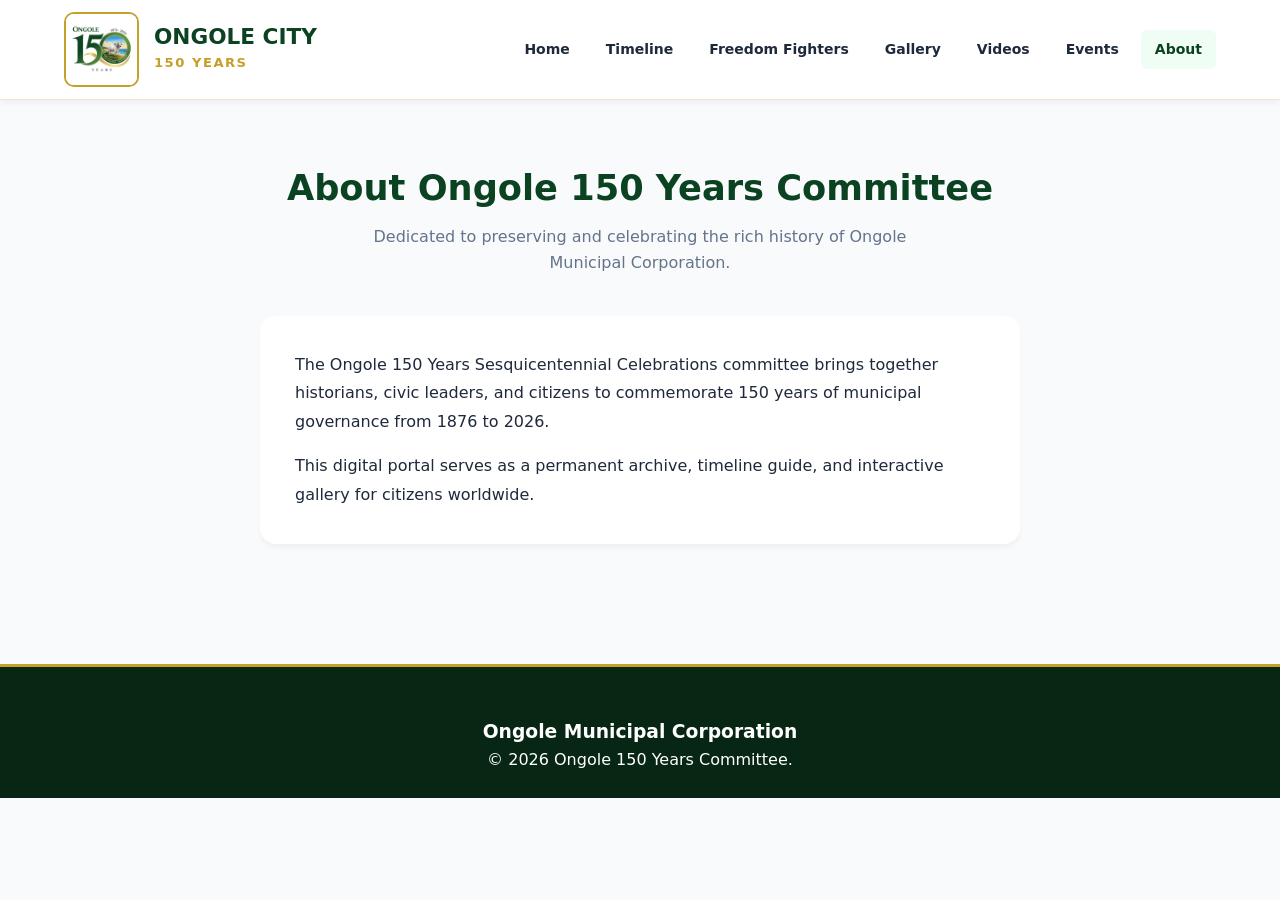
<file: about.html>
<!DOCTYPE html>
<html lang="en">
<head>
    <meta charset="UTF-8"><meta name="viewport" content="width=device-width, initial-scale=1.0">
    <title>About - Ongole 150 Years</title>
    <link rel="stylesheet" href="https://cdnjs.cloudflare.com/ajax/libs/font-awesome/6.4.0/css/all.min.css">
    <link rel="stylesheet" href="style.css">
</head>
<body>
    <header>
        <div class="logo-container"><img src="232618.jpg" alt="Logo" onerror="this.src='https://via.placeholder.com/75?text=150'"><div class="logo-text"><h1>ONGOLE CITY</h1><span>150 Years</span></div></div>
        <nav><a href="index.html">Home</a><a href="timeline.html">Timeline</a><a href="fighters.html">Freedom Fighters</a><a href="gallery.html">Gallery</a><a href="videos.html">Videos</a><a href="events.html">Events</a><a href="about.html" class="active-nav">About</a></nav>
    </header>
    <div class="container" style="max-width: 800px;">
        <h2 class="section-title">About Ongole 150 Years Committee</h2>
        <p class="section-subtitle">Dedicated to preserving and celebrating the rich history of Ongole Municipal Corporation.</p>
        <div style="background: white; padding: 35px; border-radius: 16px; box-shadow: var(--shadow-sm); line-height: 1.8;">
            <p style="margin-bottom: 15px;">The Ongole 150 Years Sesquicentennial Celebrations committee brings together historians, civic leaders, and citizens to commemorate 150 years of municipal governance from 1876 to 2026.</p>
            <p>This digital portal serves as a permanent archive, timeline guide, and interactive gallery for citizens worldwide.</p>
        </div>
    </div>
    <footer><h3>Ongole Municipal Corporation</h3><p>&copy; 2026 Ongole 150 Years Committee.</p></footer>
</body>
</html>
</file>
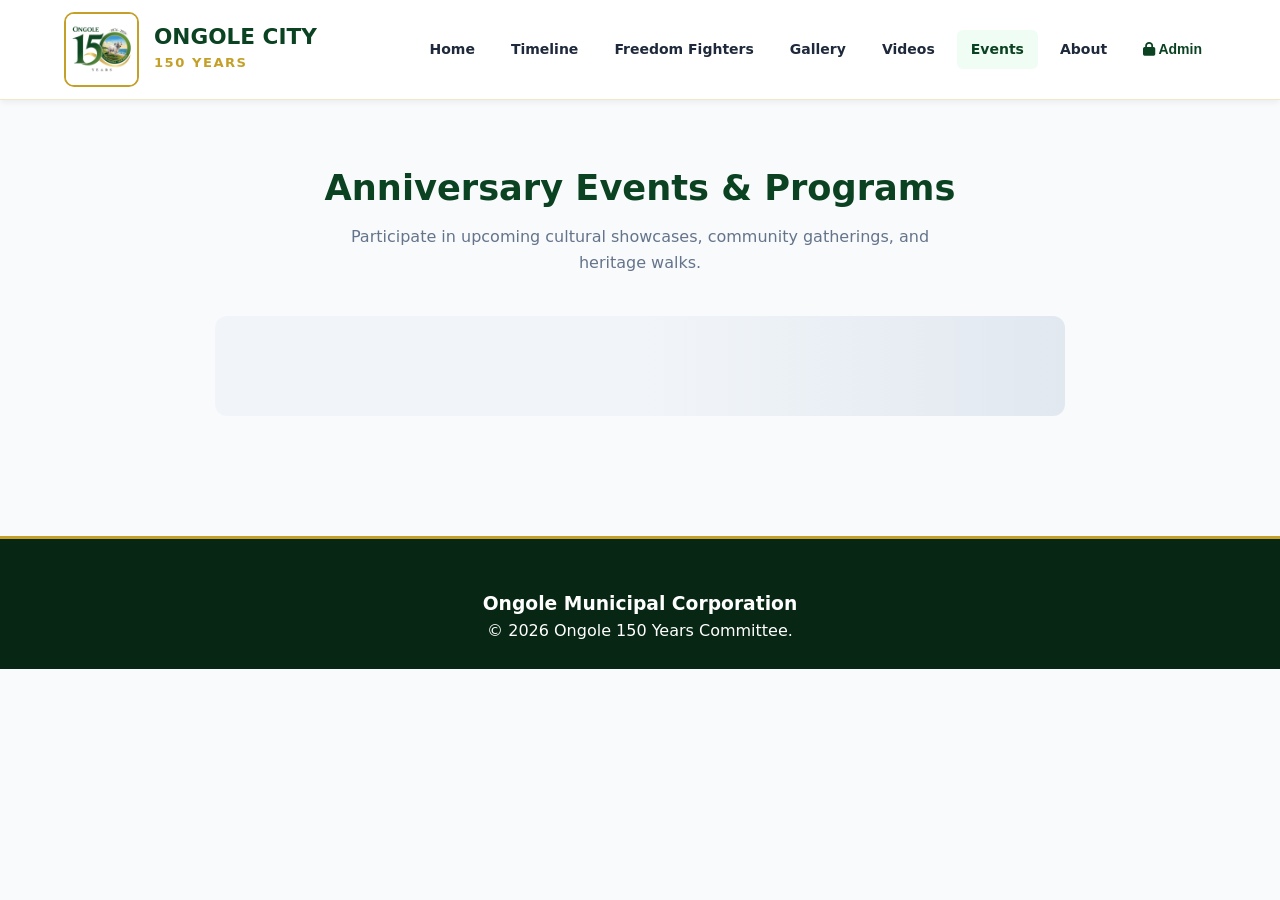
<file: events.html>
<!DOCTYPE html>
<html lang="en">
<head>
    <meta charset="UTF-8"><meta name="viewport" content="width=device-width, initial-scale=1.0">
    <title>Events - Ongole 150 Years</title>
    <link rel="stylesheet" href="https://cdnjs.cloudflare.com/ajax/libs/font-awesome/6.4.0/css/all.min.css">
    <link rel="stylesheet" href="style.css">
</head>
<body>
    <header>
        <div class="logo-container"><img src="232618.jpg" alt="Logo" onerror="this.src='https://via.placeholder.com/75?text=150'"><div class="logo-text"><h1>ONGOLE CITY</h1><span>150 Years</span></div></div>
        <nav>
            <a href="index.html">Home</a><a href="timeline.html">Timeline</a><a href="fighters.html">Freedom Fighters</a>
            <a href="gallery.html">Gallery</a><a href="videos.html">Videos</a><a href="events.html" class="active-nav">Events</a><a href="about.html">About</a>
            <button onclick="openModal()" style="color: var(--ongole-green); font-weight: 700;"><i class="fa-solid fa-lock"></i> Admin</button>
        </nav>
    </header>

    <div id="adminDashboard">
        <h2 style="text-align: center; color: var(--ongole-green); margin-bottom: 25px;">Post Anniversary Event</h2>
        <div class="admin-flex">
            <div class="admin-box" style="max-width: 600px; margin: 0 auto;">
                <h3><i class="fa-solid fa-calendar-plus"></i> Add New Event</h3>
                <input type="text" id="eventTitle" placeholder="Event Title"><input type="date" id="eventDate">
                <textarea id="eventDesc" placeholder="Event Details & Location" rows="3"></textarea>
                <button class="btn-primary" style="width:100%;" onclick="addEvent()">Publish Event</button>
            </div>
        </div>
        <p id="adminStatus" style="text-align:center; margin-top:20px; font-weight:bold; color: var(--ongole-green);"></p>
        <div style="text-align:center; margin-top: 20px;"><button class="btn-danger" onclick="logout()">Exit Admin Dashboard</button></div>
    </div>

    <div class="container">
        <h2 class="section-title">Anniversary Events & Programs</h2>
        <p class="section-subtitle">Participate in upcoming cultural showcases, community gatherings, and heritage walks.</p>
        <div id="eventsContainer" class="events-container"><div class="skeleton" style="height: 100px;"></div></div>
    </div>

    <div id="loginModal" class="modal">
        <div class="modal-content">
            <h3 style="color: var(--ongole-green); margin-bottom: 20px;" id="modalTitle">Admin Authentication</h3>
            <div id="step1Credentials">
                <input type="text" id="username" placeholder="Username" style="width: 100%; padding: 12px; margin-bottom: 12px; border: 1px solid #cbd5e1; border-radius: 8px;">
                <input type="password" id="password" placeholder="Password" style="width: 100%; padding: 12px; margin-bottom: 12px; border: 1px solid #cbd5e1; border-radius: 8px;">
                <div style="display: flex; gap: 10px; margin-bottom: 12px; align-items: center;">
                    <div id="captchaBox" style="background: repeating-linear-gradient(45deg, #f1f5f9, #f1f5f9 5px, #e2e8f0 5px, #e2e8f0 10px); font-family: monospace; font-size: 1.3rem; font-weight: 800; letter-spacing: 5px; padding: 10px; border-radius: 6px; width: 130px; text-align: center; text-decoration: line-through; color: #334155;"></div>
                    <button style="background: none; border: none; font-size: 1.2rem; color: var(--ongole-green); cursor: pointer;" onclick="generateCaptcha()"><i class="fa-solid fa-arrows-rotate"></i></button>
                    <input type="text" id="captchaInput" placeholder="Captcha" maxlength="6" style="width: 100%; padding: 12px; border: 1px solid #cbd5e1; border-radius: 8px;">
                </div>
                <div style="text-align: right; margin-bottom: 15px;">
                    <button style="background:none; border:none; color: var(--ongole-green); font-size: 0.85rem; font-weight: 600; cursor: pointer;" onclick="showForgotPassword()">Forgot Password?</button>
                </div>
                <button class="btn-primary" style="width: 100%; margin-bottom: 10px;" onclick="requestOtp()">Next: Send OTP</button>
            </div>
            <div id="step2Otp" style="display: none;">
                <p style="font-size: 0.9rem; color: #64748b; margin-bottom: 15px;">Enter the 6-digit verification code generated for your session.</p>
                <input type="text" id="otpInput" placeholder="Enter 6-digit OTP" maxlength="6" style="width: 100%; padding: 12px; margin-bottom: 18px; border: 1px solid #cbd5e1; border-radius: 8px; text-align: center; font-size: 1.2rem; letter-spacing: 3px;">
                <button class="btn-primary" style="width: 100%; margin-bottom: 10px;" onclick="verifyOtpCode()">Verify & Sign In</button>
            </div>
            <div id="step3Reset" style="display: none;">
                <p style="font-size: 0.9rem; color: #64748b; margin-bottom: 15px;">Enter your recovery token and type a new password.</p>
                <input type="text" id="resetTokenInput" placeholder="4-digit Reset Token" maxlength="4" style="width: 100%; padding: 12px; margin-bottom: 12px; border: 1px solid #cbd5e1; border-radius: 8px; text-align: center; font-size: 1.1rem; letter-spacing: 2px;">
                <input type="password" id="newPasswordInput" placeholder="New Password" style="width: 100%; padding: 12px; margin-bottom: 18px; border: 1px solid #cbd5e1; border-radius: 8px;">
                <button class="btn-primary" style="width: 100%; margin-bottom: 10px;" onclick="submitNewPassword()">Update Password</button>
                <button style="background: none; border: none; color: #64748b; cursor: pointer; font-size: 0.85rem;" onclick="closeModal()">Back to Login</button>
            </div>
            <p id="loginError" style="color: #ef4444; display: none; font-size: 13px; margin-top: 8px; font-weight: 600;"></p>
            <button style="background: none; border: none; color: #64748b; margin-top: 10px; cursor: pointer; font-size: 0.9rem;" onclick="closeModal()">Cancel</button>
        </div>
    </div>

    <footer><h3>Ongole Municipal Corporation</h3><p>&copy; 2026 Ongole 150 Years Committee.</p></footer>

    <script>
        const GAS_WEB_APP_URL = "https://script.google.com/macros/s/AKfycbxtpsmkAGn4OSMfYuReW7LuLuaAXmT1OipgcoadP-zKl3eBbF5tHYEfdOg1O_K9I_hE/exec";
        let currentCaptcha = "";

        window.addEventListener('DOMContentLoaded', () => { fetchEvents(); });

        function generateCaptcha() {
            const chars = "0123456789abcdefghijklmnopqrstuvwxyzABCDEFGHIJKLMNOPQRSTUVWXYZ";
            let captcha = "";
            for (let i = 0; i < 6; i++) { captcha += chars[Math.floor(Math.random() * chars.length)]; }
            currentCaptcha = captcha;
            document.getElementById("captchaBox").innerText = captcha;
        }

        function openModal() { document.getElementById("loginModal").style.display = "block"; generateCaptcha(); }
        function closeModal() { 
            document.getElementById("loginModal").style.display = "none";
            document.getElementById("step1Credentials").style.display = "block";
            document.getElementById("step2Otp").style.display = "none";
            document.getElementById("step3Reset").style.display = "none";
            document.getElementById("modalTitle").innerText = "Admin Authentication";
            document.getElementById("loginError").style.display = "none";
        }

        async function requestOtp() {
            const userField = document.getElementById("username");
            const passField = document.getElementById("password");
            const captchaInput = document.getElementById("captchaInput");
            const errorMsg = document.getElementById("loginError");

            if (captchaInput.value !== currentCaptcha) {
                errorMsg.innerText = "Invalid CAPTCHA."; errorMsg.style.display = "block";
                generateCaptcha(); captchaInput.value = ""; return;
            }

            if (userField.value.trim() === "admin" && passField.value === "ongole150") {
                errorMsg.style.display = "none";
                try {
                    const res = await fetch(GAS_WEB_APP_URL, { method: "POST", body: JSON.stringify({ action: "sendOtp" }) });
                    const data = await res.json();
                    if(data.status === "success") {
                        document.getElementById("step1Credentials").style.display = "none";
                        document.getElementById("step2Otp").style.display = "block";
                        document.getElementById("modalTitle").innerText = "Enter OTP Code";
                        alert("OTP Generated! (Test Code: " + data.debugOtp + ")");
                    }
                } catch(err) { errorMsg.innerText = "Server connection failed."; errorMsg.style.display = "block"; }
            } else {
                errorMsg.innerText = "Invalid Credentials"; errorMsg.style.display = "block";
                generateCaptcha(); captchaInput.value = "";
            }
        }

        async function verifyOtpCode() {
            const otpVal = document.getElementById("otpInput").value;
            const errorMsg = document.getElementById("loginError");
            try {
                const res = await fetch(GAS_WEB_APP_URL, { method: "POST", body: JSON.stringify({ action: "verifyOtp", otp: otpVal }) });
                const data = await res.json();
                if (data.status === "success") {
                    closeModal();
                    document.getElementById("adminDashboard").style.display = "block";
                    window.scrollTo({ top: 0, behavior: 'smooth' });
                } else {
                    errorMsg.innerText = data.message || "Invalid OTP"; errorMsg.style.display = "block";
                }
            } catch(err) { errorMsg.innerText = "Verification failed."; errorMsg.style.display = "block"; }
        }

        function showForgotPassword() {
            document.getElementById("step1Credentials").style.display = "none";
            document.getElementById("step3Reset").style.display = "block";
            document.getElementById("modalTitle").innerText = "Reset Password";
            document.getElementById("loginError").style.display = "none";

            fetch(GAS_WEB_APP_URL, { method: "POST", body: JSON.stringify({ action: "forgotPassword" }) })
            .then(res => res.json())
            .then(data => {
                if(data.status === "success") {
                    alert("Recovery Token Generated! (Test Token: " + data.debugToken + ")");
                }
            });
        }

        async function submitNewPassword() {
            const token = document.getElementById("resetTokenInput").value;
            const newPassword = document.getElementById("newPasswordInput").value;
            const errorMsg = document.getElementById("loginError");

            if (!token || !newPassword) {
                errorMsg.innerText = "Please fill in all fields.";
                errorMsg.style.display = "block";
                return;
            }

            try {
                const res = await fetch(GAS_WEB_APP_URL, {
                    method: "POST",
                    body: JSON.stringify({ action: "resetPassword", token: token, newPassword: newPassword })
                });
                const data = await res.json();
                if (data.status === "success") {
                    alert("Password updated successfully! You can now log in.");
                    closeModal();
                } else {
                    errorMsg.innerText = data.message || "Invalid reset token.";
                    errorMsg.style.display = "block";
                }
            } catch(err) {
                errorMsg.innerText = "Password reset failed.";
                errorMsg.style.display = "block";
            }
        }

        function logout() { document.getElementById("adminDashboard").style.display = "none"; }

        async function fetchEvents() {
            try {
                const res = await fetch(`${GAS_WEB_APP_URL}?action=getEvents`);
                const events = await res.json();
                const container = document.getElementById("eventsContainer");
                container.innerHTML = "";
                if (!events || events.length === 0) { container.innerHTML = "<p style='text-align: center; color: #64748b;'>No upcoming events listed yet.</p>"; return; }
                events.forEach(ev => {
                    const card = document.createElement("div"); card.className = "event-card card-hover";
                    card.innerHTML = `<div style="display: flex; gap: 20px; align-items: center; width: 100%;"><div class="event-date-badge"><i class="fa-solid fa-calendar-days"></i><br><span>${ev.date}</span></div><div style="flex: 1;"><h3 style="color: var(--ongole-green);">${ev.title}</h3><p>${ev.description || ''}</p></div></div>`;
                    container.appendChild(card);
                });
            } catch (err) { console.error(err); }
        }

        async function addEvent() {
            const title = document.getElementById("eventTitle").value;
            const date = document.getElementById("eventDate").value;
            const desc = document.getElementById("eventDesc").value;
            const statusEl = document.getElementById("adminStatus");
            if (!title || !date) return alert("Fill title and date.");
            statusEl.innerText = "Publishing...";
            await fetch(GAS_WEB_APP_URL, { method: "POST", body: JSON.stringify({ action: "addEvent", title, date, description: desc }) });
            statusEl.innerText = "Published!"; document.getElementById("eventTitle").value = ""; document.getElementById("eventDate").value = ""; document.getElementById("eventDesc").value = ""; fetchEvents(); setTimeout(() => statusEl.innerText = "", 3000);
        }
    </script>
</body>
</html>
</file>
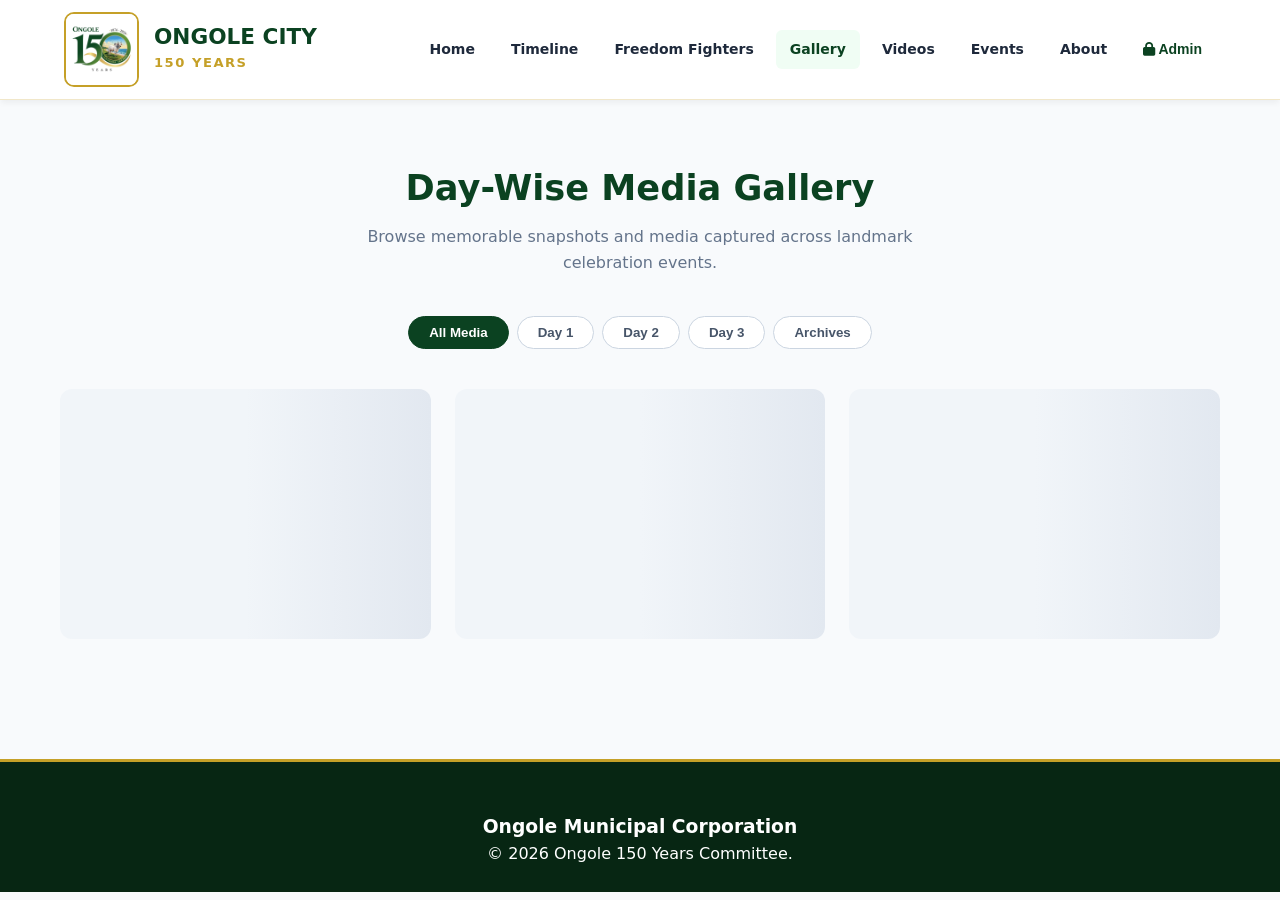
<file: gallery.html>
<!DOCTYPE html>
<html lang="en">
<head>
    <meta charset="UTF-8"><meta name="viewport" content="width=device-width, initial-scale=1.0">
    <title>Gallery - Ongole 150 Years</title>
    <link rel="stylesheet" href="https://cdnjs.cloudflare.com/ajax/libs/font-awesome/6.4.0/css/all.min.css">
    <link rel="stylesheet" href="style.css">
</head>
<body>
    <header>
        <div class="logo-container"><img src="232618.jpg" alt="Logo" onerror="this.src='https://via.placeholder.com/75?text=150'"><div class="logo-text"><h1>ONGOLE CITY</h1><span>150 Years</span></div></div>
        <nav>
            <a href="index.html">Home</a><a href="timeline.html">Timeline</a><a href="fighters.html">Freedom Fighters</a>
            <a href="gallery.html" class="active-nav">Gallery</a><a href="videos.html">Videos</a><a href="events.html">Events</a><a href="about.html">About</a>
            <button onclick="openModal()" style="color: var(--ongole-green); font-weight: 700;"><i class="fa-solid fa-lock"></i> Admin</button>
        </nav>
    </header>

    <div id="adminDashboard">
        <h2 style="text-align: center; color: var(--ongole-green); margin-bottom: 25px;">Sesquicentennial Admin Dashboard</h2>
        <div class="admin-flex">
            <div class="admin-box" style="max-width: 600px; margin: 0 auto;">
                <h3><i class="fa-solid fa-cloud-arrow-up"></i> Upload Media (Photo/Video)</h3>
                <input type="file" id="fileInput" accept="image/*,video/*" multiple>
                <select id="uploadDayTag">
                    <option value="Day 1">Day 1 Celebrations</option>
                    <option value="Day 2">Day 2 Celebrations</option>
                    <option value="Day 3">Day 3 Celebrations</option>
                    <option value="Historical Archive">Historical Archive</option>
                </select>
                <button class="btn-primary" style="width:100%;" onclick="uploadFiles()">Upload Media</button>
            </div>
        </div>
        <p id="adminStatus" style="text-align:center; margin-top:20px; font-weight:bold; color: var(--ongole-green);"></p>
        <div style="text-align:center; margin-top: 20px;"><button class="btn-danger" onclick="logout()">Exit Admin Dashboard</button></div>
    </div>

    <div class="container">
        <h2 class="section-title">Day-Wise Media Gallery</h2>
        <p class="section-subtitle">Browse memorable snapshots and media captured across landmark celebration events.</p>
        <div class="filter-container">
            <button class="filter-btn active" onclick="filterGallery('all', this)">All Media</button>
            <button class="filter-btn" onclick="filterGallery('Day 1', this)">Day 1</button>
            <button class="filter-btn" onclick="filterGallery('Day 2', this)">Day 2</button>
            <button class="filter-btn" onclick="filterGallery('Day 3', this)">Day 3</button>
            <button class="filter-btn" onclick="filterGallery('Historical Archive', this)">Archives</button>
        </div>
        <div class="gallery-grid" id="galleryContainer"><div class="skeleton"></div><div class="skeleton"></div><div class="skeleton"></div></div>
    </div>

    <!-- Login Modal with CAPTCHA, OTP, & Forgot Password -->
    <div id="loginModal" class="modal">
        <div class="modal-content">
            <h3 style="color: var(--ongole-green); margin-bottom: 20px;" id="modalTitle">Admin Authentication</h3>
            
            <div id="step1Credentials">
                <input type="text" id="username" placeholder="Username" style="width: 100%; padding: 12px; margin-bottom: 12px; border: 1px solid #cbd5e1; border-radius: 8px;">
                <input type="password" id="password" placeholder="Password" style="width: 100%; padding: 12px; margin-bottom: 12px; border: 1px solid #cbd5e1; border-radius: 8px;">
                <div style="display: flex; gap: 10px; margin-bottom: 12px; align-items: center;">
                    <div id="captchaBox" style="background: repeating-linear-gradient(45deg, #f1f5f9, #f1f5f9 5px, #e2e8f0 5px, #e2e8f0 10px); font-family: monospace; font-size: 1.3rem; font-weight: 800; letter-spacing: 5px; padding: 10px; border-radius: 6px; width: 130px; text-align: center; text-decoration: line-through; color: #334155;"></div>
                    <button style="background: none; border: none; font-size: 1.2rem; color: var(--ongole-green); cursor: pointer;" onclick="generateCaptcha()"><i class="fa-solid fa-arrows-rotate"></i></button>
                    <input type="text" id="captchaInput" placeholder="Captcha" maxlength="6" style="width: 100%; padding: 12px; border: 1px solid #cbd5e1; border-radius: 8px;">
                </div>
                <div style="text-align: right; margin-bottom: 15px;">
                    <button style="background:none; border:none; color: var(--ongole-green); font-size: 0.85rem; font-weight: 600; cursor: pointer;" onclick="showForgotPassword()">Forgot Password?</button>
                </div>
                <button class="btn-primary" style="width: 100%; margin-bottom: 10px;" onclick="requestOtp()">Next: Send OTP</button>
            </div>

            <div id="step2Otp" style="display: none;">
                <p style="font-size: 0.9rem; color: #64748b; margin-bottom: 15px;">Enter the 6-digit verification code generated for your session.</p>
                <input type="text" id="otpInput" placeholder="Enter 6-digit OTP" maxlength="6" style="width: 100%; padding: 12px; margin-bottom: 18px; border: 1px solid #cbd5e1; border-radius: 8px; text-align: center; font-size: 1.2rem; letter-spacing: 3px;">
                <button class="btn-primary" style="width: 100%; margin-bottom: 10px;" onclick="verifyOtpCode()">Verify & Sign In</button>
            </div>

            <div id="step3Reset" style="display: none;">
                <p style="font-size: 0.9rem; color: #64748b; margin-bottom: 15px;">Enter your recovery token and type a new password.</p>
                <input type="text" id="resetTokenInput" placeholder="4-digit Reset Token" maxlength="4" style="width: 100%; padding: 12px; margin-bottom: 12px; border: 1px solid #cbd5e1; border-radius: 8px; text-align: center; font-size: 1.1rem; letter-spacing: 2px;">
                <input type="password" id="newPasswordInput" placeholder="New Password" style="width: 100%; padding: 12px; margin-bottom: 18px; border: 1px solid #cbd5e1; border-radius: 8px;">
                <button class="btn-primary" style="width: 100%; margin-bottom: 10px;" onclick="submitNewPassword()">Update Password</button>
                <button style="background: none; border: none; color: #64748b; cursor: pointer; font-size: 0.85rem;" onclick="closeModal()">Back to Login</button>
            </div>

            <p id="loginError" style="color: #ef4444; display: none; font-size: 13px; margin-top: 8px; font-weight: 600;"></p>
            <button style="background: none; border: none; color: #64748b; margin-top: 10px; cursor: pointer; font-size: 0.9rem;" onclick="closeModal()">Cancel</button>
        </div>
    </div>

    <footer><h3>Ongole Municipal Corporation</h3><p>&copy; 2026 Ongole 150 Years Committee.</p></footer>

    <script>
        const GAS_WEB_APP_URL = "https://script.google.com/macros/s/AKfycbxtpsmkAGn4OSMfYuReW7LuLuaAXmT1OipgcoadP-zKl3eBbF5tHYEfdOg1O_K9I_hE/exec";
        let currentCaptcha = "";

        window.addEventListener('DOMContentLoaded', () => { fetchImages(); });

        function generateCaptcha() {
            const chars = "0123456789abcdefghijklmnopqrstuvwxyzABCDEFGHIJKLMNOPQRSTUVWXYZ";
            let captcha = "";
            for (let i = 0; i < 6; i++) { captcha += chars[Math.floor(Math.random() * chars.length)]; }
            currentCaptcha = captcha;
            document.getElementById("captchaBox").innerText = captcha;
        }

        function openModal() { document.getElementById("loginModal").style.display = "block"; generateCaptcha(); }
        function closeModal() { 
            document.getElementById("loginModal").style.display = "none";
            document.getElementById("step1Credentials").style.display = "block";
            document.getElementById("step2Otp").style.display = "none";
            document.getElementById("step3Reset").style.display = "none";
            document.getElementById("modalTitle").innerText = "Admin Authentication";
            document.getElementById("loginError").style.display = "none";
        }

        async function requestOtp() {
            const userField = document.getElementById("username");
            const passField = document.getElementById("password");
            const captchaInput = document.getElementById("captchaInput");
            const errorMsg = document.getElementById("loginError");

            if (captchaInput.value !== currentCaptcha) {
                errorMsg.innerText = "Invalid CAPTCHA."; errorMsg.style.display = "block";
                generateCaptcha(); captchaInput.value = ""; return;
            }

            if (userField.value.trim() === "admin" && passField.value === "ongole150") {
                errorMsg.style.display = "none";
                try {
                    const res = await fetch(GAS_WEB_APP_URL, { method: "POST", body: JSON.stringify({ action: "sendOtp" }) });
                    const data = await res.json();
                    if(data.status === "success") {
                        document.getElementById("step1Credentials").style.display = "none";
                        document.getElementById("step2Otp").style.display = "block";
                        document.getElementById("modalTitle").innerText = "Enter OTP Code";
                        alert("OTP Generated! (Test Code: " + data.debugOtp + ")");
                    }
                } catch(err) { errorMsg.innerText = "Server connection failed."; errorMsg.style.display = "block"; }
            } else {
                errorMsg.innerText = "Invalid Credentials"; errorMsg.style.display = "block";
                generateCaptcha(); captchaInput.value = "";
            }
        }

        async function verifyOtpCode() {
            const otpVal = document.getElementById("otpInput").value;
            const errorMsg = document.getElementById("loginError");
            try {
                const res = await fetch(GAS_WEB_APP_URL, { method: "POST", body: JSON.stringify({ action: "verifyOtp", otp: otpVal }) });
                const data = await res.json();
                if (data.status === "success") {
                    closeModal();
                    document.getElementById("adminDashboard").style.display = "block";
                    window.scrollTo({ top: 0, behavior: 'smooth' });
                } else {
                    errorMsg.innerText = data.message || "Invalid OTP"; errorMsg.style.display = "block";
                }
            } catch(err) { errorMsg.innerText = "Verification failed."; errorMsg.style.display = "block"; }
        }

        function showForgotPassword() {
            document.getElementById("step1Credentials").style.display = "none";
            document.getElementById("step3Reset").style.display = "block";
            document.getElementById("modalTitle").innerText = "Reset Password";
            document.getElementById("loginError").style.display = "none";

            fetch(GAS_WEB_APP_URL, { method: "POST", body: JSON.stringify({ action: "forgotPassword" }) })
            .then(res => res.json())
            .then(data => {
                if(data.status === "success") {
                    alert("Recovery Token Generated! (Test Token: " + data.debugToken + ")");
                }
            });
        }

        async function submitNewPassword() {
            const token = document.getElementById("resetTokenInput").value;
            const newPassword = document.getElementById("newPasswordInput").value;
            const errorMsg = document.getElementById("loginError");

            if (!token || !newPassword) {
                errorMsg.innerText = "Please fill in all fields.";
                errorMsg.style.display = "block";
                return;
            }

            try {
                const res = await fetch(GAS_WEB_APP_URL, {
                    method: "POST",
                    body: JSON.stringify({ action: "resetPassword", token: token, newPassword: newPassword })
                });
                const data = await res.json();
                if (data.status === "success") {
                    alert("Password updated successfully! You can now log in.");
                    closeModal();
                } else {
                    errorMsg.innerText = data.message || "Invalid reset token.";
                    errorMsg.style.display = "block";
                }
            } catch(err) {
                errorMsg.innerText = "Password reset failed.";
                errorMsg.style.display = "block";
            }
        }

        function logout() { document.getElementById("adminDashboard").style.display = "none"; }

        async function fetchImages() {
            try {
                const res = await fetch(`${GAS_WEB_APP_URL}?action=getImages`);
                const items = await res.json();
                const container = document.getElementById("galleryContainer");
                container.innerHTML = "";
                if (!items || items.length === 0) { container.innerHTML = "<p style='grid-column: 1/-1; text-align: center; color: #64748b;'>No media uploaded yet.</p>"; return; }
                items.forEach(item => {
                    const isVideo = item.mimeType && item.mimeType.includes("video");
                    const card = document.createElement("div");
                    card.className = "gallery-card card-hover";
                    card.setAttribute("data-day", item.day || "Day 1");
                    card.innerHTML = isVideo ? 
                        `<span class="media-tag"><i class="fa-solid fa-video"></i> Video</span><video class="gallery-media" controls><source src="${item.url}" type="${item.mimeType}"></video><div class="gallery-info"><h4>${item.name}</h4><span>${item.day}</span></div>` :
                        `<span class="media-tag">${item.day}</span><img src="${item.url}" alt="${item.name}" class="gallery-media" loading="lazy"><div class="gallery-info"><h4>${item.name}</h4><span>Archive</span></div>`;
                    container.appendChild(card);
                });
            } catch (err) { console.error(err); }
        }

        function filterGallery(filter, btn) {
            document.querySelectorAll('.filter-btn').forEach(b => b.classList.remove('active'));
            if(btn) btn.classList.add('active');
            document.querySelectorAll('.gallery-card').forEach(card => {
                card.style.display = (filter === 'all' || card.getAttribute("data-day") === filter) ? "block" : "none";
            });
        }

        async function uploadFiles() {
            const fileInput = document.getElementById("fileInput");
            const dayTag = document.getElementById("uploadDayTag").value;
            const statusEl = document.getElementById("adminStatus");
            if (fileInput.files.length === 0) return alert("Select files.");
            statusEl.innerText = "Uploading...";
            for (let file of fileInput.files) {
                const reader = new FileReader();
                reader.readAsDataURL(file);
                await new Promise(resolve => {
                    reader.onload = async () => {
                        await fetch(GAS_WEB_APP_URL, { method: "POST", body: JSON.stringify({ action: "uploadMedia", fileName: file.name, mimeType: file.type, dayTag: dayTag, fileData: reader.result.split(",")[1] }) });
                        resolve();
                    };
                });
            }
            statusEl.innerText = "Complete!"; fileInput.value = ""; fetchImages(); setTimeout(() => statusEl.innerText = "", 3000);
        }
    </script>
</body>
</html>
</file>
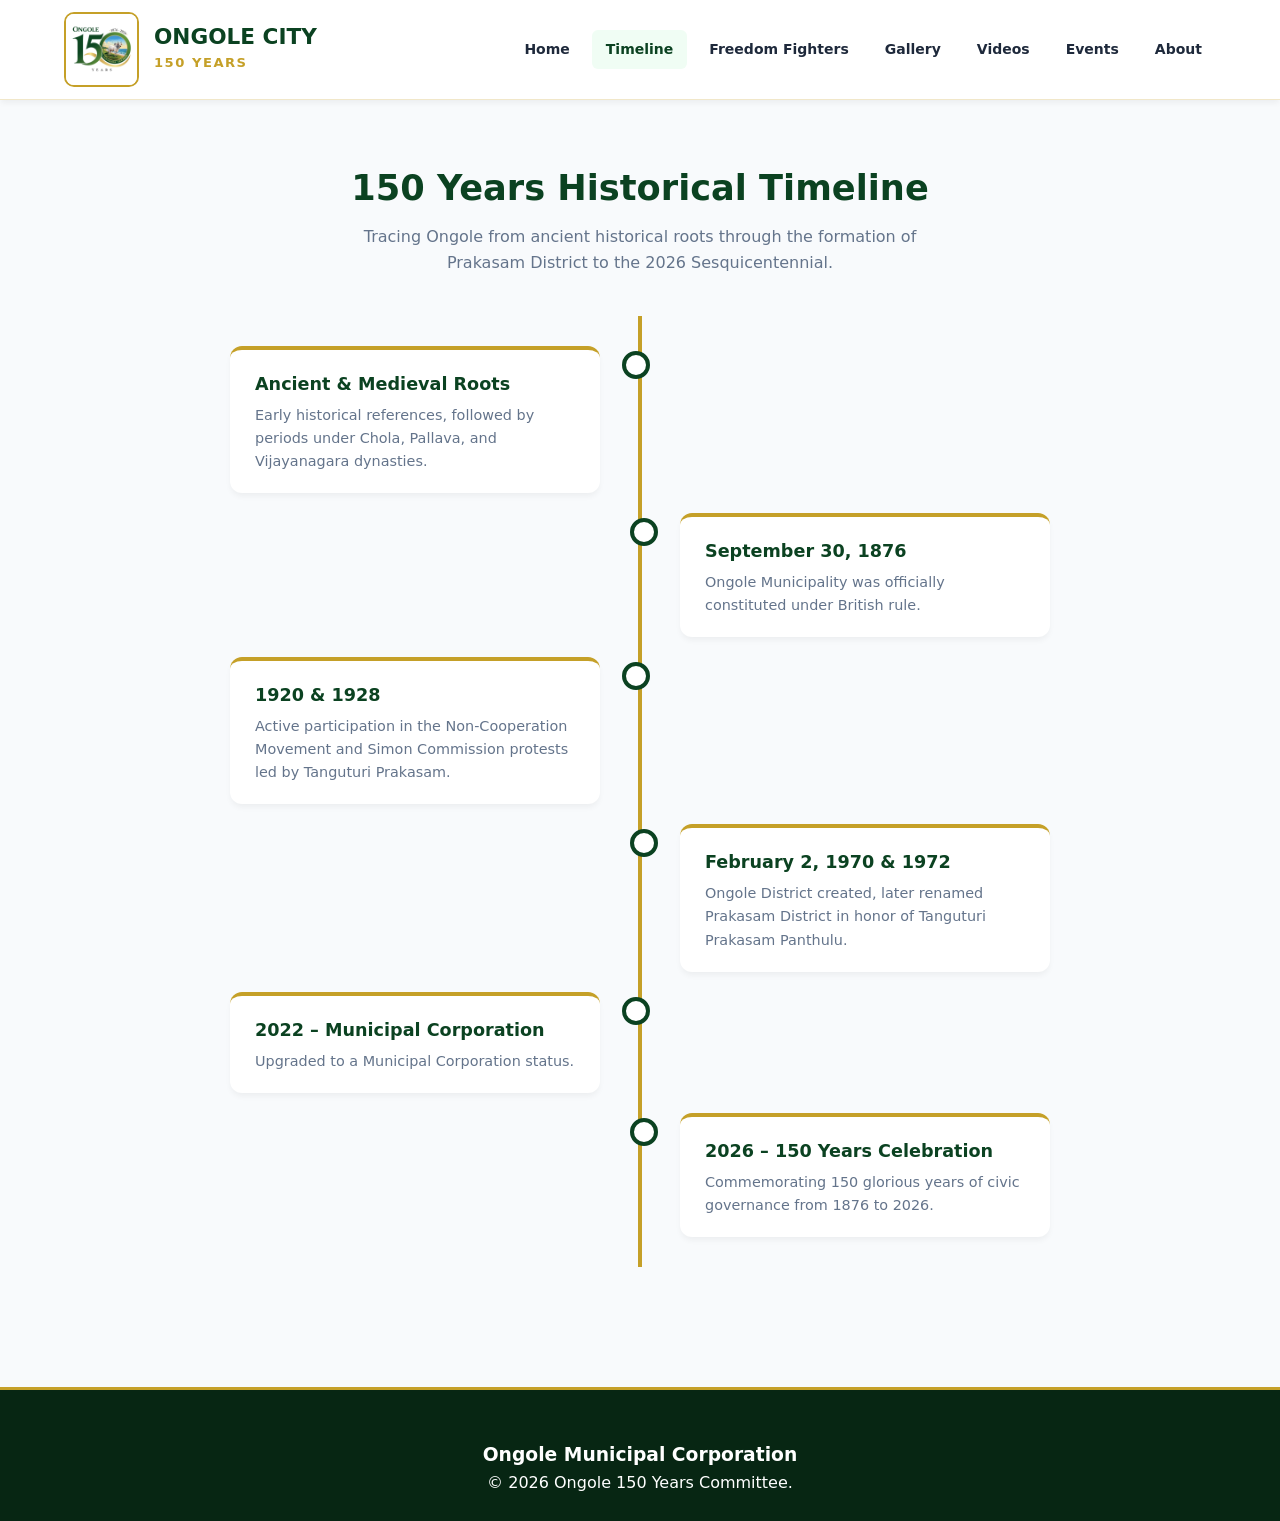
<file: timeline.html>
<!DOCTYPE html>
<html lang="en">
<head>
    <meta charset="UTF-8"><meta name="viewport" content="width=device-width, initial-scale=1.0">
    <title>Timeline - Ongole 150 Years</title>
    <link rel="stylesheet" href="https://cdnjs.cloudflare.com/ajax/libs/font-awesome/6.4.0/css/all.min.css">
    <link rel="stylesheet" href="style.css">
</head>
<body>
    <header>
        <div class="logo-container"><img src="232618.jpg" alt="Logo" onerror="this.src='https://via.placeholder.com/75?text=150'"><div class="logo-text"><h1>ONGOLE CITY</h1><span>150 Years</span></div></div>
        <nav><a href="index.html">Home</a><a href="timeline.html" class="active-nav">Timeline</a><a href="fighters.html">Freedom Fighters</a><a href="gallery.html">Gallery</a><a href="videos.html">Videos</a><a href="events.html">Events</a><a href="about.html">About</a></nav>
    </header>
    <div class="container">
        <h2 class="section-title">150 Years Historical Timeline</h2>
        <p class="section-subtitle">Tracing Ongole from ancient historical roots through the formation of Prakasam District to the 2026 Sesquicentennial.</p>
        <div class="timeline-container">
            <div class="timeline-block timeline-left"><div class="timeline-content card-hover"><h3>Ancient & Medieval Roots</h3><p>Early historical references, followed by periods under Chola, Pallava, and Vijayanagara dynasties.</p></div></div>
            <div class="timeline-block timeline-right"><div class="timeline-content card-hover"><h3>September 30, 1876</h3><p>Ongole Municipality was officially constituted under British rule.</p></div></div>
            <div class="timeline-block timeline-left"><div class="timeline-content card-hover"><h3>1920 & 1928</h3><p>Active participation in the Non-Cooperation Movement and Simon Commission protests led by Tanguturi Prakasam.</p></div></div>
            <div class="timeline-block timeline-right"><div class="timeline-content card-hover"><h3>February 2, 1970 & 1972</h3><p>Ongole District created, later renamed Prakasam District in honor of Tanguturi Prakasam Panthulu.</p></div></div>
            <div class="timeline-block timeline-left"><div class="timeline-content card-hover"><h3>2022 – Municipal Corporation</h3><p>Upgraded to a Municipal Corporation status.</p></div></div>
            <div class="timeline-block timeline-right"><div class="timeline-content card-hover"><h3>2026 – 150 Years Celebration</h3><p>Commemorating 150 glorious years of civic governance from 1876 to 2026.</p></div></div>
        </div>
    </div>
    <footer><h3>Ongole Municipal Corporation</h3><p>&copy; 2026 Ongole 150 Years Committee.</p></footer>
</body>
</html>
</file>
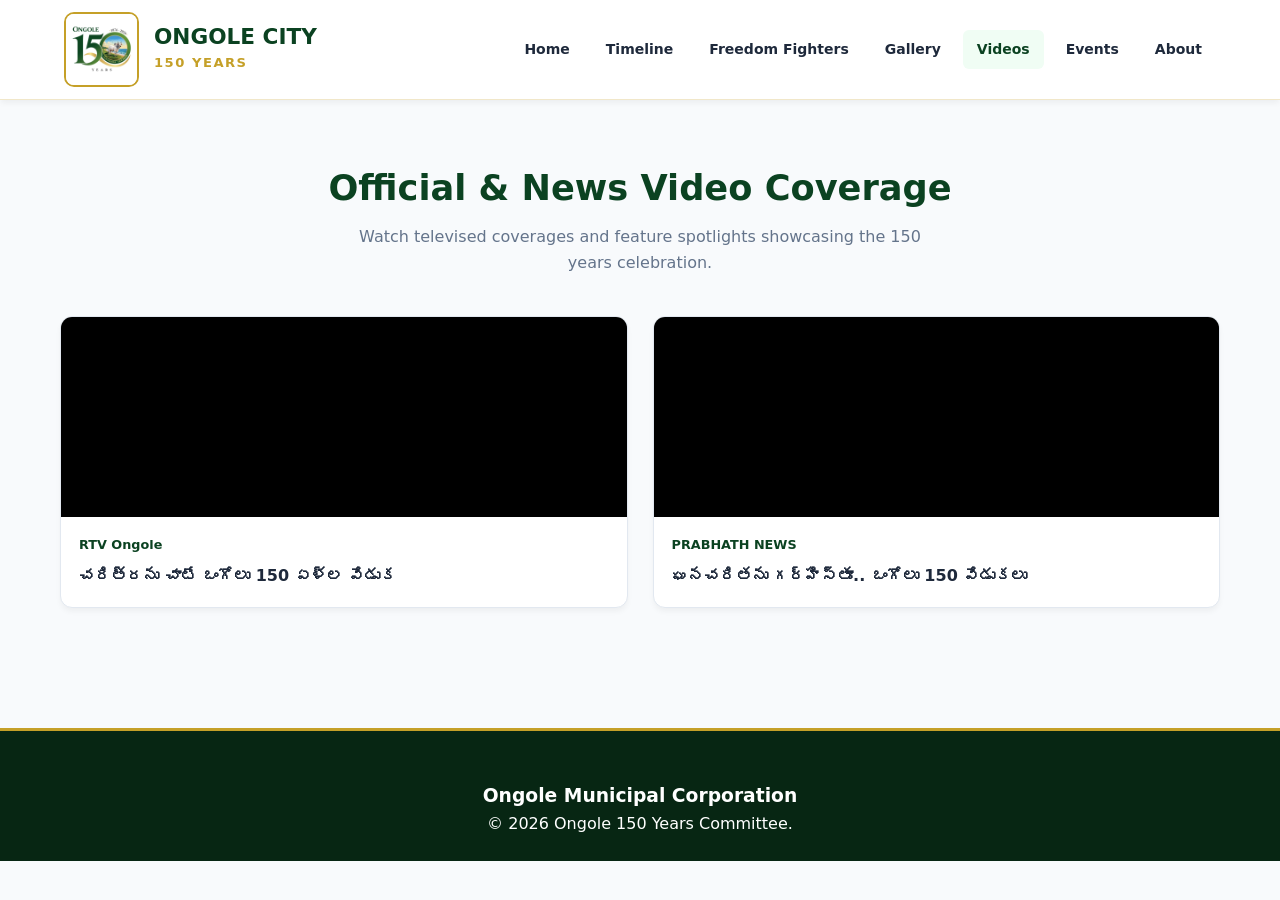
<file: videos.html>
<!DOCTYPE html>
<html lang="en">
<head>
    <meta charset="UTF-8"><meta name="viewport" content="width=device-width, initial-scale=1.0">
    <title>Videos - Ongole 150 Years</title>
    <link rel="stylesheet" href="https://cdnjs.cloudflare.com/ajax/libs/font-awesome/6.4.0/css/all.min.css">
    <link rel="stylesheet" href="style.css">
</head>
<body>
    <header>
        <div class="logo-container"><img src="232618.jpg" alt="Logo" onerror="this.src='https://via.placeholder.com/75?text=150'"><div class="logo-text"><h1>ONGOLE CITY</h1><span>150 Years</span></div></div>
        <nav><a href="index.html">Home</a><a href="timeline.html">Timeline</a><a href="fighters.html">Freedom Fighters</a><a href="gallery.html">Gallery</a><a href="videos.html" class="active-nav">Videos</a><a href="events.html">Events</a><a href="about.html">About</a></nav>
    </header>
    <div class="container">
        <h2 class="section-title">Official & News Video Coverage</h2>
        <p class="section-subtitle">Watch televised coverages and feature spotlights showcasing the 150 years celebration.</p>
        <div class="youtube-grid">
            <div class="youtube-card"><div class="youtube-frame-wrapper"><iframe src="https://www.youtube.com/embed/08S0rWoyHNc" title="RTV" allowfullscreen></iframe></div><div class="youtube-info"><span>RTV Ongole</span><h4>చరిత్రను చాటే ఒంగోలు 150 ఏళ్ల వేడుక</h4></div></div>
            <div class="youtube-card"><div class="youtube-frame-wrapper"><iframe src="https://www.youtube.com/embed/3E9kEeDBthk" title="Prabhath" allowfullscreen></iframe></div><div class="youtube-info"><span>PRABHATH NEWS</span><h4>ఘనచరితను గర్హిస్తూ.. ఒంగోలు 150 వేడుకలు</h4></div></div>
        </div>
    </div>
    <footer><h3>Ongole Municipal Corporation</h3><p>&copy; 2026 Ongole 150 Years Committee.</p></footer>
</body>
</html>
</file>
<file: style.css>
:root {
    --ongole-green: #0b4221;
    --ongole-green-light: #126834;
    --ongole-gold: #c5a028;
    --dark-text: #1e293b;
    --light-bg: #f8fafc;
    --white: #ffffff;
    --shadow-sm: 0 4px 6px -1px rgba(0, 0, 0, 0.05);
    --shadow-lg: 0 20px 25px -5px rgba(0, 0, 0, 0.08);
    --transition: all 0.3s cubic-bezier(0.4, 0, 0.2, 1);
}
* { box-sizing: border-box; margin: 0; padding: 0; }
html { scroll-behavior: smooth; }
body { font-family: 'Segoe UI', system-ui, -apple-system, sans-serif; background-color: var(--light-bg); color: var(--dark-text); line-height: 1.6; }
header { background: rgba(255, 255, 255, 0.94); backdrop-filter: blur(12px); box-shadow: var(--shadow-sm); display: flex; justify-content: space-between; align-items: center; padding: 12px 5%; position: sticky; top: 0; z-index: 1000; border-bottom: 1px solid rgba(197, 160, 40, 0.25); }
.logo-container { display: flex; align-items: center; gap: 15px; }
.logo-container img { height: 75px; width: 75px; border-radius: 10px; object-fit: cover; border: 2.5px solid var(--ongole-gold); }
.logo-text h1 { font-size: 1.35rem; color: var(--ongole-green); font-weight: 800; line-height: 1.1; }
.logo-text span { font-size: 0.82rem; color: var(--ongole-gold); font-weight: 700; text-transform: uppercase; letter-spacing: 1.5px; }
nav { display: flex; align-items: center; gap: 8px; flex-wrap: wrap; }
nav a, nav button { background: none; border: none; font-size: 14px; font-weight: 600; color: var(--dark-text); cursor: pointer; transition: var(--transition); padding: 8px 14px; border-radius: 6px; text-decoration: none; }
nav a:hover, nav a.active-nav, nav button:hover { color: var(--ongole-green); background: #f0fdf4; }
.social-header { display: flex; gap: 12px; margin-left: 15px; border-left: 1px solid #e2e8f0; padding-left: 15px; }
.social-icon { color: var(--ongole-green); font-size: 1rem; transition: var(--transition); }
.social-icon:hover { color: var(--ongole-gold); transform: translateY(-2px); }
.hero { position: relative; background: linear-gradient(135deg, rgba(11,66,33,0.92) 0%, rgba(18,104,52,0.85) 100%), url('https://encrypted-tbn0.gstatic.com/images?q=tbn:ANd9GcTCqGxzh3brILh6y28krCrRW684GZjmOSwMSrzp5sd0Rg&s=10') center/cover no-repeat; color: white; text-align: center; padding: 120px 20px; }
.hero-badge { background: var(--ongole-gold); color: #000; font-weight: 700; padding: 6px 18px; border-radius: 30px; font-size: 0.8rem; display: inline-block; margin-bottom: 20px; text-transform: uppercase; letter-spacing: 2px; }
.hero h1 { font-size: 3rem; font-weight: 800; margin-bottom: 12px; text-shadow: 0 2px 8px rgba(0,0,0,0.4); }
.hero p { font-size: 1.15rem; max-width: 680px; margin: 0 auto 30px; opacity: 0.95; font-weight: 300; }
.counters-bar { background: var(--ongole-green); color: white; padding: 30px 20px; display: flex; justify-content: center; gap: 50px; flex-wrap: wrap; text-align: center; }
.counter-item h2 { font-size: 2.2rem; color: var(--ongole-gold); font-weight: 800; }
.counter-item p { font-size: 0.9rem; letter-spacing: 1px; text-transform: uppercase; opacity: 0.9; }
.section-title { text-align: center; color: var(--ongole-green); font-size: 2.2rem; font-weight: 800; margin-bottom: 8px; }
.section-subtitle { text-align: center; color: #64748b; margin-bottom: 40px; font-size: 1rem; max-width: 600px; margin-left: auto; margin-right: auto; }
.container { max-width: 1200px; margin: 0 auto; padding: 60px 20px; }
.timeline-container { position: relative; max-width: 900px; margin: 0 auto; padding: 20px 0; }
.timeline-container::after { content: ''; position: absolute; width: 4px; background: var(--ongole-gold); top: 0; bottom: 0; left: 50%; margin-left: -2px; }
.timeline-block { padding: 10px 40px; position: relative; background: inherit; width: 50%; }
.timeline-block::after { content: ''; position: absolute; width: 20px; height: 20px; right: -10px; background: white; border: 4px solid var(--ongole-green); top: 15px; border-radius: 50%; z-index: 1; }
.timeline-left { left: 0; }
.timeline-right { left: 50%; }
.timeline-right::after { left: -10px; }
.timeline-content { padding: 20px 25px; background: white; position: relative; border-radius: 12px; box-shadow: var(--shadow-sm); border-top: 4px solid var(--ongole-gold); }
.timeline-content h3 { color: var(--ongole-green); font-size: 1.1rem; margin-bottom: 6px; }
.timeline-content p { font-size: 0.9rem; color: #64748b; }
.fighters-grid { display: grid; grid-template-columns: repeat(auto-fit, minmax(280px, 1fr)); gap: 24px; }
.fighter-card { background: white; border-radius: 16px; padding: 30px; box-shadow: var(--shadow-sm); border: 1px solid #f1f5f9; border-top: 5px solid var(--ongole-green); text-align: center; transition: var(--transition); }
.fighter-card img { width: 100px; height: 100px; border-radius: 50%; object-fit: cover; margin-bottom: 15px; border: 3px solid var(--ongole-gold); }
.fighter-card h3 { color: var(--ongole-green); margin-bottom: 5px; font-size: 1.2rem; }
.fighter-card span { font-size: 0.8rem; color: #b89128; font-weight: 700; text-transform: uppercase; letter-spacing: 1px; display: block; margin-bottom: 10px; }
.fighter-card p { font-size: 0.9rem; color: #64748b; }
.heritage-grid { display: grid; grid-template-columns: repeat(auto-fit, minmax(260px, 1fr)); gap: 24px; }
.heritage-card { background: white; border-radius: 16px; padding: 30px 24px; box-shadow: var(--shadow-sm); border-top: 5px solid var(--ongole-gold); transition: var(--transition); }
.heritage-card i { font-size: 2.2rem; color: var(--ongole-green); margin-bottom: 20px; }
.heritage-card h3 { color: var(--ongole-green); margin-bottom: 10px; font-size: 1.25rem; font-weight: 700; }
.heritage-card p { color: #64748b; font-size: 0.95rem; }
.card-hover { transition: transform 0.3s ease, box-shadow 0.3s ease; }
.card-hover:hover { transform: translateY(-6px); box-shadow: var(--shadow-lg); }
.filter-container { display: flex; justify-content: center; gap: 8px; flex-wrap: wrap; margin-bottom: 40px; }
.filter-btn { background: white; border: 1.5px solid #cbd5e1; color: #475569; padding: 8px 20px; border-radius: 30px; font-weight: 600; cursor: pointer; transition: var(--transition); }
.filter-btn.active, .filter-btn:hover { background: var(--ongole-green); border-color: var(--ongole-green); color: white; }
.gallery-grid { display: grid; grid-template-columns: repeat(auto-fill, minmax(280px, 1fr)); gap: 24px; }
.gallery-card { background: white; border-radius: 12px; overflow: hidden; box-shadow: var(--shadow-sm); border: 1px solid #f1f5f9; position: relative; }
.gallery-media { width: 100%; height: 220px; object-fit: cover; display: block; background: #e2e8f0; }
.media-tag { position: absolute; top: 12px; left: 12px; background: rgba(11, 66, 33, 0.85); backdrop-filter: blur(4px); color: white; padding: 5px 12px; font-size: 0.75rem; border-radius: 20px; font-weight: 600; z-index: 2; }
.gallery-info { padding: 16px; }
.gallery-info h4 { font-size: 0.95rem; color: var(--dark-text); margin-bottom: 4px; font-weight: 600; white-space: nowrap; overflow: hidden; text-overflow: ellipsis; }
.gallery-info span { font-size: 0.8rem; color: #94a3b8; }
.youtube-section { background: #f1f5f9; padding: 60px 0; border-top: 1px solid #e2e8f0; border-bottom: 1px solid #e2e8f0; }
.youtube-grid { display: grid; grid-template-columns: repeat(auto-fit, minmax(320px, 1fr)); gap: 25px; }
.youtube-card { background: white; border-radius: 12px; overflow: hidden; box-shadow: var(--shadow-sm); border: 1px solid #e2e8f0; display: flex; flex-direction: column; }
.youtube-frame-wrapper { position: relative; width: 100%; height: 200px; background: #000; }
.youtube-frame-wrapper iframe { width: 100%; height: 100%; border: none; }
.youtube-info { padding: 18px; display: flex; flex-direction: column; gap: 8px; flex-grow: 1; }
.youtube-info h4 { font-size: 1rem; color: var(--dark-text); font-weight: 700; }
.youtube-info span { font-size: 0.8rem; color: var(--ongole-green); font-weight: 600; }
.skeleton { background: linear-gradient(90deg, #f1f5f9 25%, #e2e8f0 50%, #f1f5f9 75%); background-size: 200% 100%; animation: shimmer 1.5s infinite; border-radius: 12px; height: 250px; }
@keyframes shimmer { 0% { background-position: 200% 0; } 100% { background-position: -200% 0; } }
.events-container { display: flex; flex-direction: column; gap: 16px; max-width: 850px; margin: 0 auto; }
.event-card { background: white; padding: 24px; border-left: 6px solid var(--ongole-gold); border-radius: 12px; box-shadow: var(--shadow-sm); display: flex; justify-content: space-between; align-items: flex-start; gap: 20px; flex-wrap: wrap; }
.event-date-badge { background: #f0fdf4; color: var(--ongole-green); font-weight: 700; padding: 12px 18px; border-radius: 10px; text-align: center; min-width: 100px; border: 1px solid #dcfce7; }
#adminDashboard { display: none; background: #fffbe6; padding: 40px 20px; border-bottom: 4px solid var(--ongole-gold); }
.admin-flex { display: flex; flex-wrap: wrap; gap: 24px; justify-content: center; max-width: 1000px; margin: 0 auto; }
.admin-box { background: white; padding: 25px; border-radius: 16px; box-shadow: var(--shadow-sm); flex: 1; min-width: 320px; border: 1px solid #fef3c7; }
.admin-box h3 { color: var(--ongole-green); margin-bottom: 18px; font-size: 1.15rem; }
.admin-box input, .admin-box select, .admin-box textarea { width: 100%; padding: 12px; margin-bottom: 14px; border: 1px solid #cbd5e1; border-radius: 8px; font-size: 0.9rem; }
.btn-primary { background: var(--ongole-green); color: white; border: none; padding: 12px 24px; border-radius: 8px; font-weight: 600; cursor: pointer; transition: var(--transition); box-shadow: 0 4px 12px rgba(11, 66, 33, 0.2); }
.btn-primary:hover { background: var(--ongole-green-light); }
.btn-danger { background: #ef4444; color: white; border: none; padding: 8px 16px; border-radius: 6px; cursor: pointer; font-weight: 600; }
.modal { display: none; position: fixed; z-index: 2000; left: 0; top: 0; width: 100%; height: 100%; background: rgba(0,0,0,0.5); backdrop-filter: blur(6px); }
.modal-content { background: white; margin: 12% auto; padding: 35px 30px; border-radius: 20px; width: 380px; text-align: center; box-shadow: var(--shadow-lg); }
footer { background: #072613; color: white; padding: 50px 20px 25px; text-align: center; margin-top: 60px; border-top: 3px solid var(--ongole-gold); }
.footer-socials { display: flex; justify-content: center; gap: 20px; margin: 25px 0; }
.footer-socials a { color: var(--ongole-gold); font-size: 1.4rem; transition: var(--transition); }
.footer-socials a:hover { color: white; transform: translateY(-3px); }
@media (max-width: 768px) {
    header { flex-direction: column; gap: 12px; text-align: center; padding: 15px; }
    .hero h1 { font-size: 2.2rem; }
    .timeline-container::after { left: 31px; }
    .timeline-block { width: 100%; padding-left: 70px; padding-right: 25px; }
    .timeline-right { left: 0%; }
    .timeline-block::after { left: 21px; }
    .social-header { margin-left: 0; border-left: none; padding-left: 0; border-top: 1px solid #e2e8f0; width: 100%; justify-content: center; }
    nav { flex-wrap: wrap; justify-content: center; }
}
</file>
